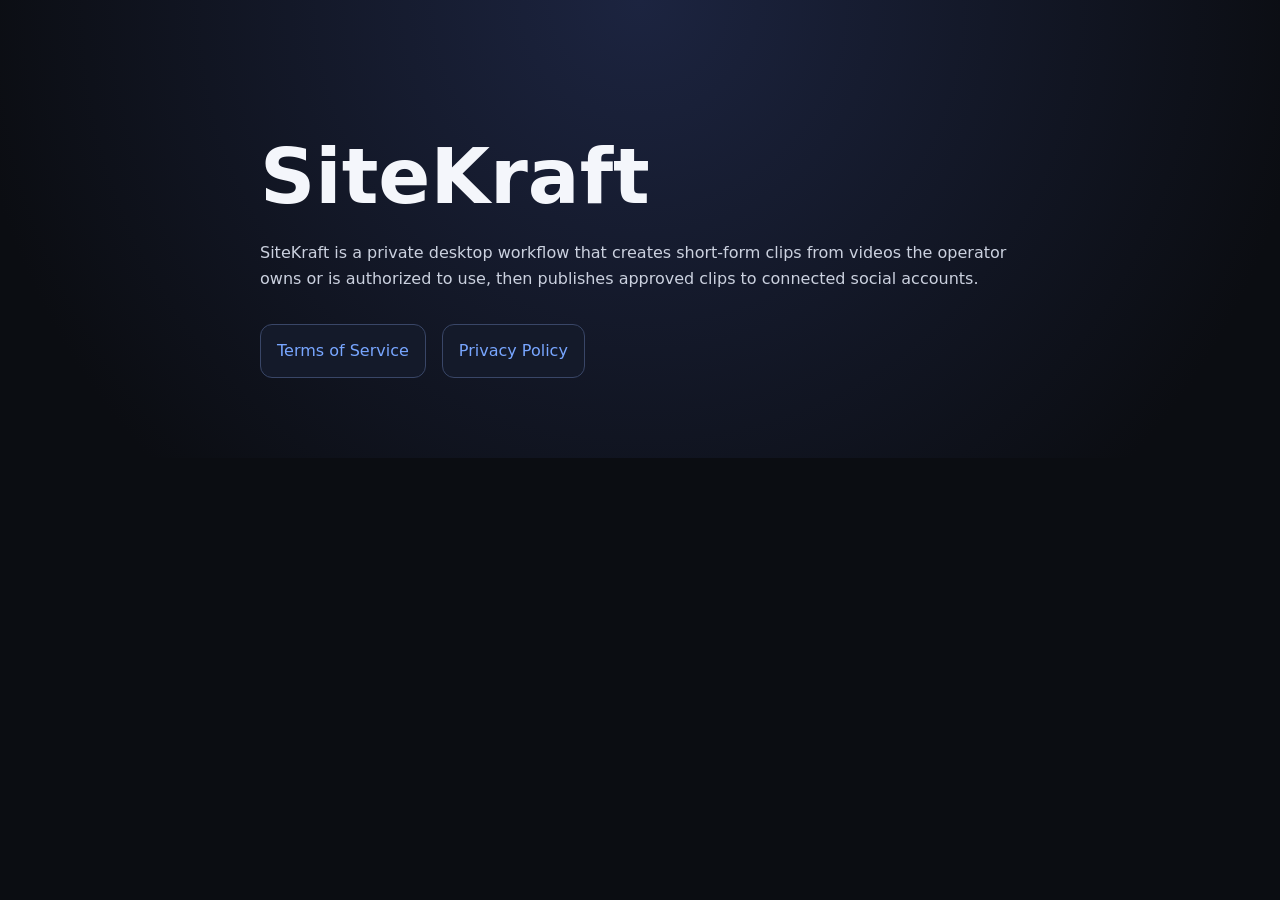
<file: index.html>
<!doctype html>
<html lang="en">
<head>
  <meta charset="utf-8">
  <meta name="viewport" content="width=device-width, initial-scale=1">
  <title>SiteKraft</title>
  <link rel="stylesheet" href="styles.css">
</head>
<body>
  <main>
    <h1>SiteKraft</h1>
    <p>SiteKraft is a private desktop workflow that creates short-form clips from videos the operator owns or is authorized to use, then publishes approved clips to connected social accounts.</p>
    <nav>
      <a href="terms.html">Terms of Service</a>
      <a href="privacy.html">Privacy Policy</a>
    </nav>
  </main>
</body>
</html>
</file>
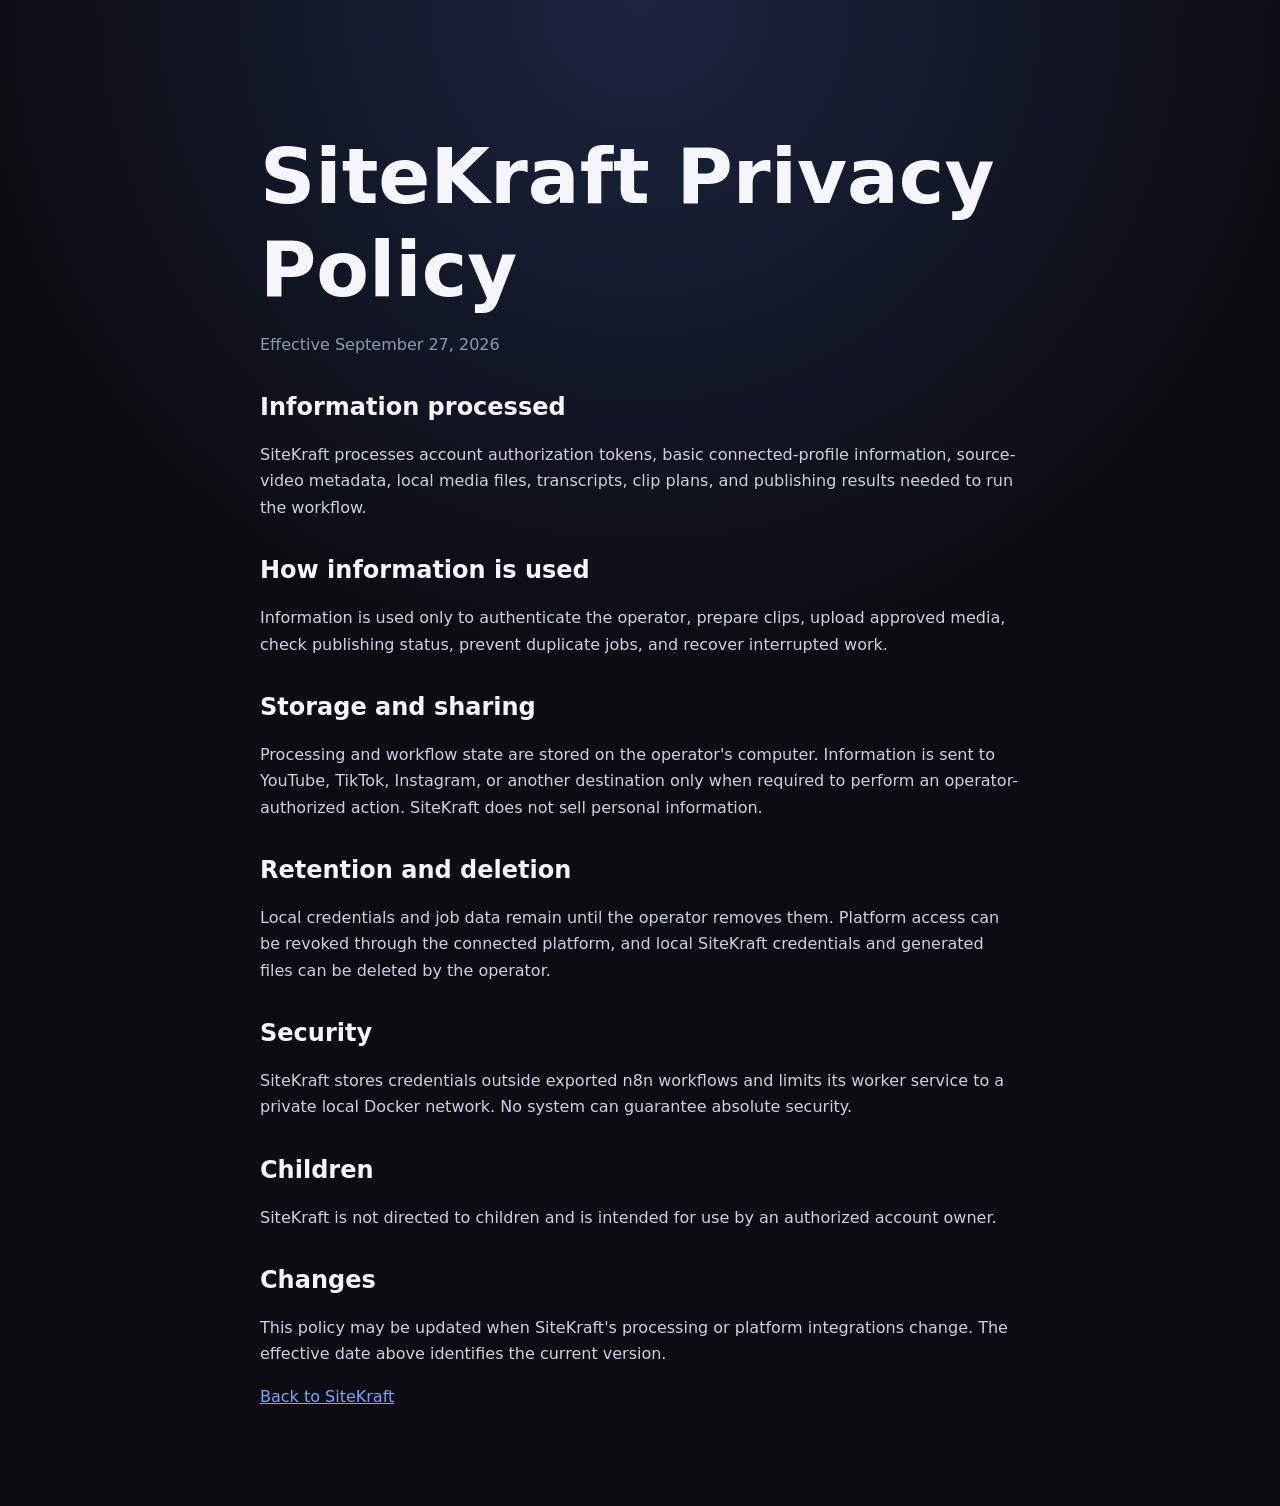
<file: privacy.html>
<!doctype html>
<html lang="en">
<head>
  <meta charset="utf-8">
  <meta name="viewport" content="width=device-width, initial-scale=1">
  <title>SiteKraft Privacy Policy</title>
  <link rel="stylesheet" href="styles.css">
</head>
<body>
  <main>
    <h1>SiteKraft Privacy Policy</h1>
    <p class="date">Effective September 27, 2026</p>
    <h2>Information processed</h2>
    <p>SiteKraft processes account authorization tokens, basic connected-profile information, source-video metadata, local media files, transcripts, clip plans, and publishing results needed to run the workflow.</p>
    <h2>How information is used</h2>
    <p>Information is used only to authenticate the operator, prepare clips, upload approved media, check publishing status, prevent duplicate jobs, and recover interrupted work.</p>
    <h2>Storage and sharing</h2>
    <p>Processing and workflow state are stored on the operator's computer. Information is sent to YouTube, TikTok, Instagram, or another destination only when required to perform an operator-authorized action. SiteKraft does not sell personal information.</p>
    <h2>Retention and deletion</h2>
    <p>Local credentials and job data remain until the operator removes them. Platform access can be revoked through the connected platform, and local SiteKraft credentials and generated files can be deleted by the operator.</p>
    <h2>Security</h2>
    <p>SiteKraft stores credentials outside exported n8n workflows and limits its worker service to a private local Docker network. No system can guarantee absolute security.</p>
    <h2>Children</h2>
    <p>SiteKraft is not directed to children and is intended for use by an authorized account owner.</p>
    <h2>Changes</h2>
    <p>This policy may be updated when SiteKraft's processing or platform integrations change. The effective date above identifies the current version.</p>
    <p><a href="index.html">Back to SiteKraft</a></p>
  </main>
</body>
</html>
</file>
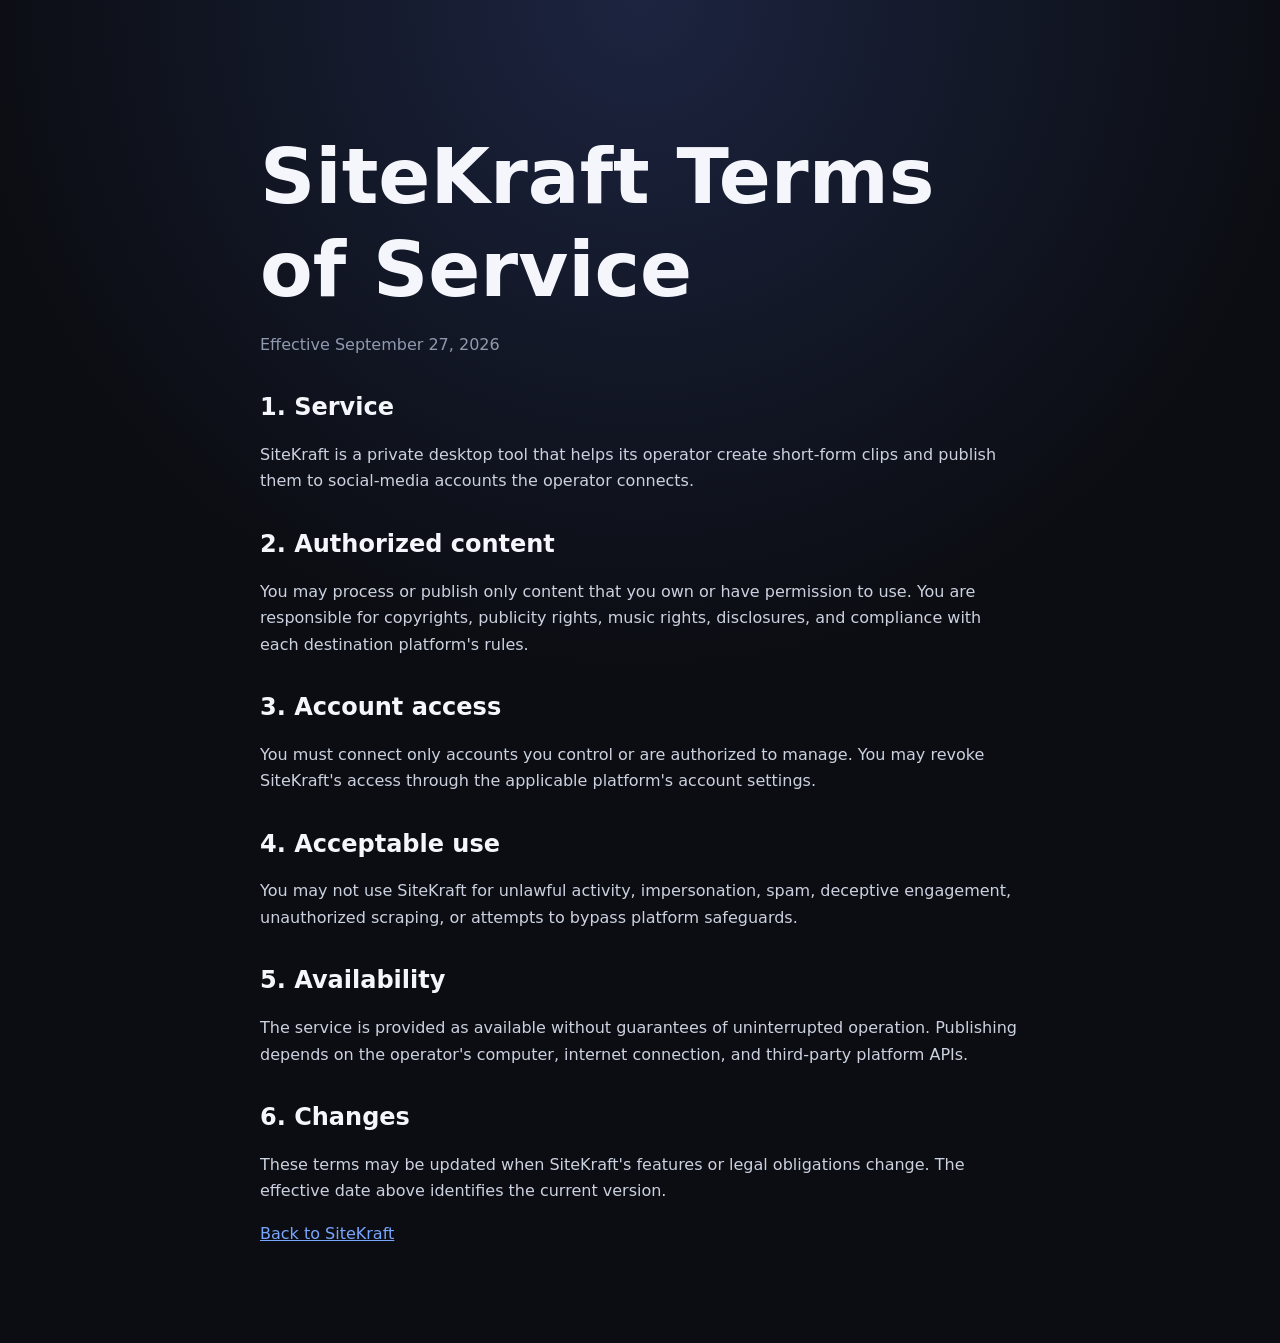
<file: terms.html>
<!doctype html>
<html lang="en">
<head>
  <meta charset="utf-8">
  <meta name="viewport" content="width=device-width, initial-scale=1">
  <title>SiteKraft Terms of Service</title>
  <link rel="stylesheet" href="styles.css">
</head>
<body>
  <main>
    <h1>SiteKraft Terms of Service</h1>
    <p class="date">Effective September 27, 2026</p>
    <h2>1. Service</h2>
    <p>SiteKraft is a private desktop tool that helps its operator create short-form clips and publish them to social-media accounts the operator connects.</p>
    <h2>2. Authorized content</h2>
    <p>You may process or publish only content that you own or have permission to use. You are responsible for copyrights, publicity rights, music rights, disclosures, and compliance with each destination platform's rules.</p>
    <h2>3. Account access</h2>
    <p>You must connect only accounts you control or are authorized to manage. You may revoke SiteKraft's access through the applicable platform's account settings.</p>
    <h2>4. Acceptable use</h2>
    <p>You may not use SiteKraft for unlawful activity, impersonation, spam, deceptive engagement, unauthorized scraping, or attempts to bypass platform safeguards.</p>
    <h2>5. Availability</h2>
    <p>The service is provided as available without guarantees of uninterrupted operation. Publishing depends on the operator's computer, internet connection, and third-party platform APIs.</p>
    <h2>6. Changes</h2>
    <p>These terms may be updated when SiteKraft's features or legal obligations change. The effective date above identifies the current version.</p>
    <p><a href="index.html">Back to SiteKraft</a></p>
  </main>
</body>
</html>
</file>
<file: styles.css>
:root {
  color-scheme: dark;
  font-family: Inter, ui-sans-serif, system-ui, -apple-system, BlinkMacSystemFont, "Segoe UI", sans-serif;
  background: #0b0d12;
  color: #f4f6fb;
}
body {
  margin: 0;
  background: radial-gradient(circle at top, #1c2440 0, #0b0d12 42rem);
}
main {
  width: min(760px, calc(100% - 2rem));
  margin: 0 auto;
  padding: 5rem 0;
  line-height: 1.65;
}
h1, h2 { line-height: 1.2; }
h1 { font-size: clamp(2.4rem, 7vw, 4.8rem); margin-bottom: 1rem; }
h2 { margin-top: 2.2rem; }
p { color: #cbd1df; }
.date { color: #9099af; }
nav { display: flex; gap: 1rem; flex-wrap: wrap; margin-top: 2rem; }
a { color: #78a6ff; }
nav a {
  padding: .8rem 1rem;
  border: 1px solid #394667;
  border-radius: .75rem;
  text-decoration: none;
  background: #141a2a;
}
</file>
